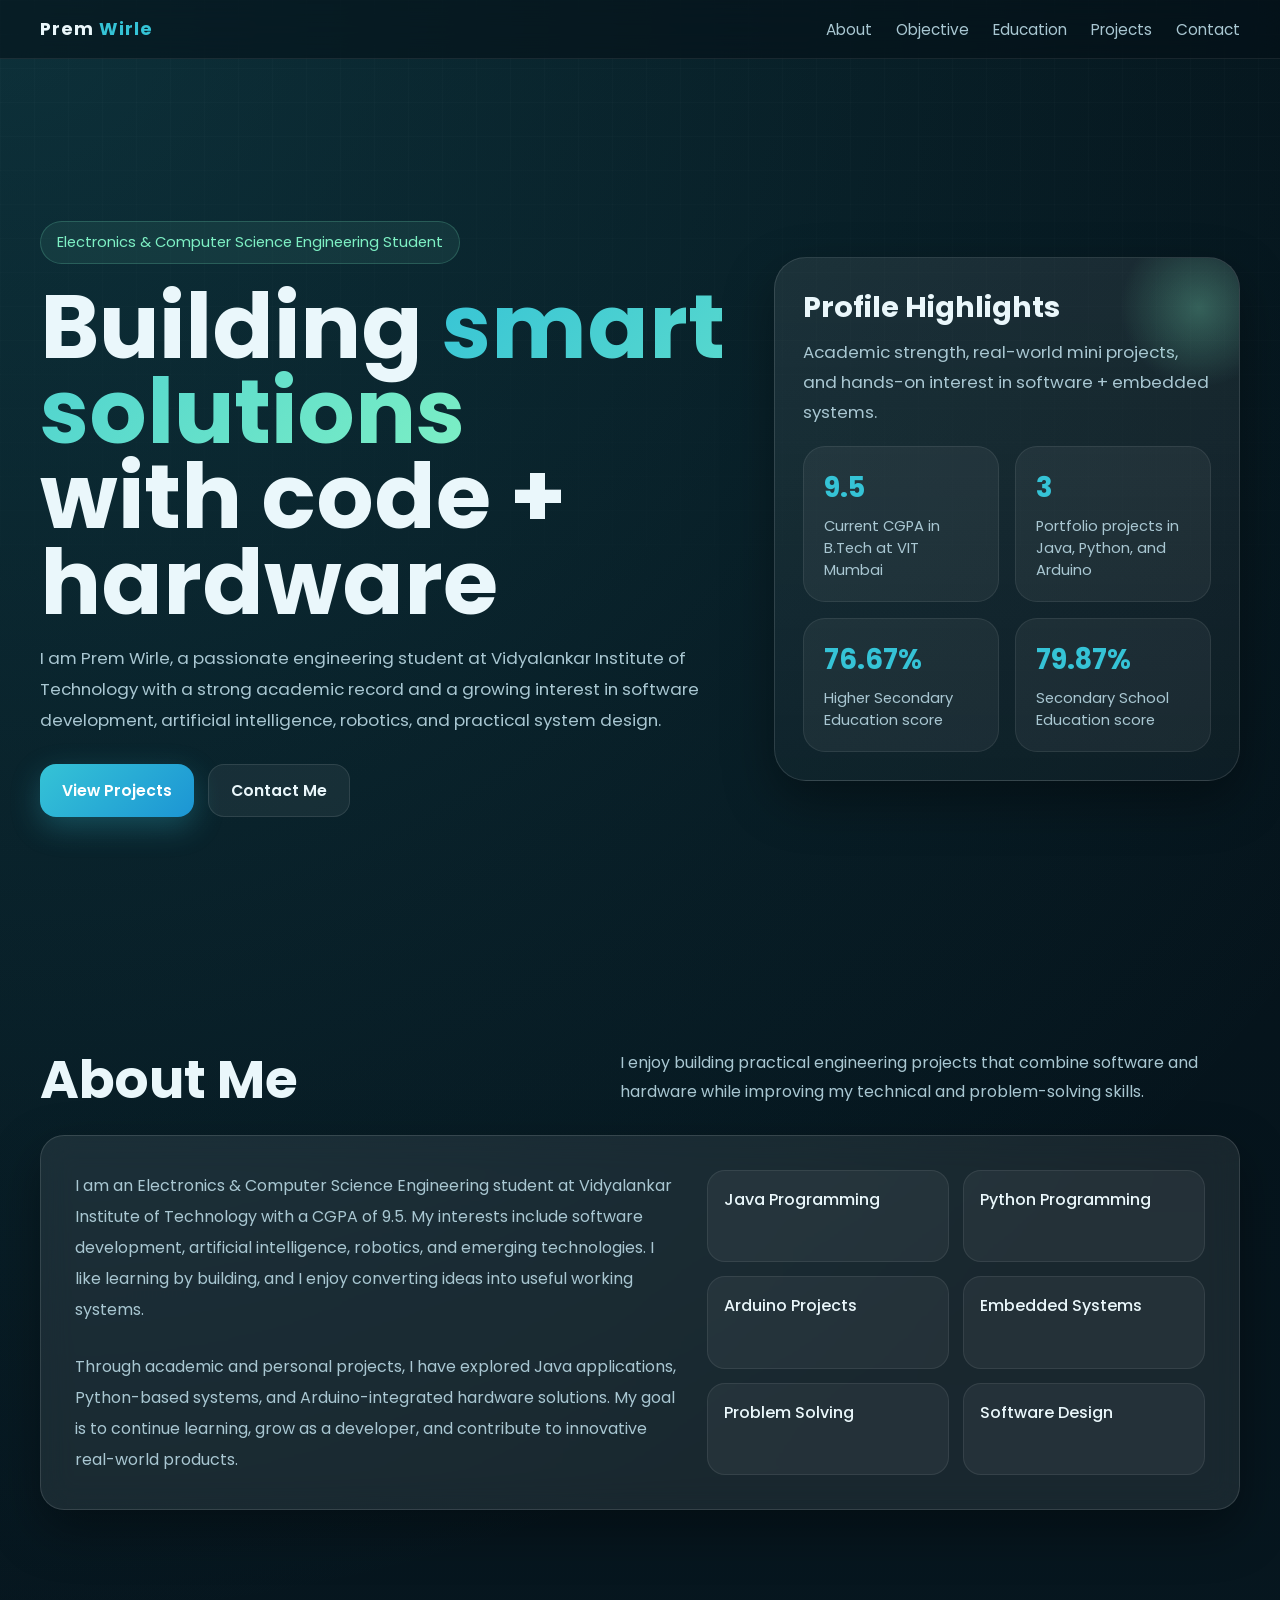
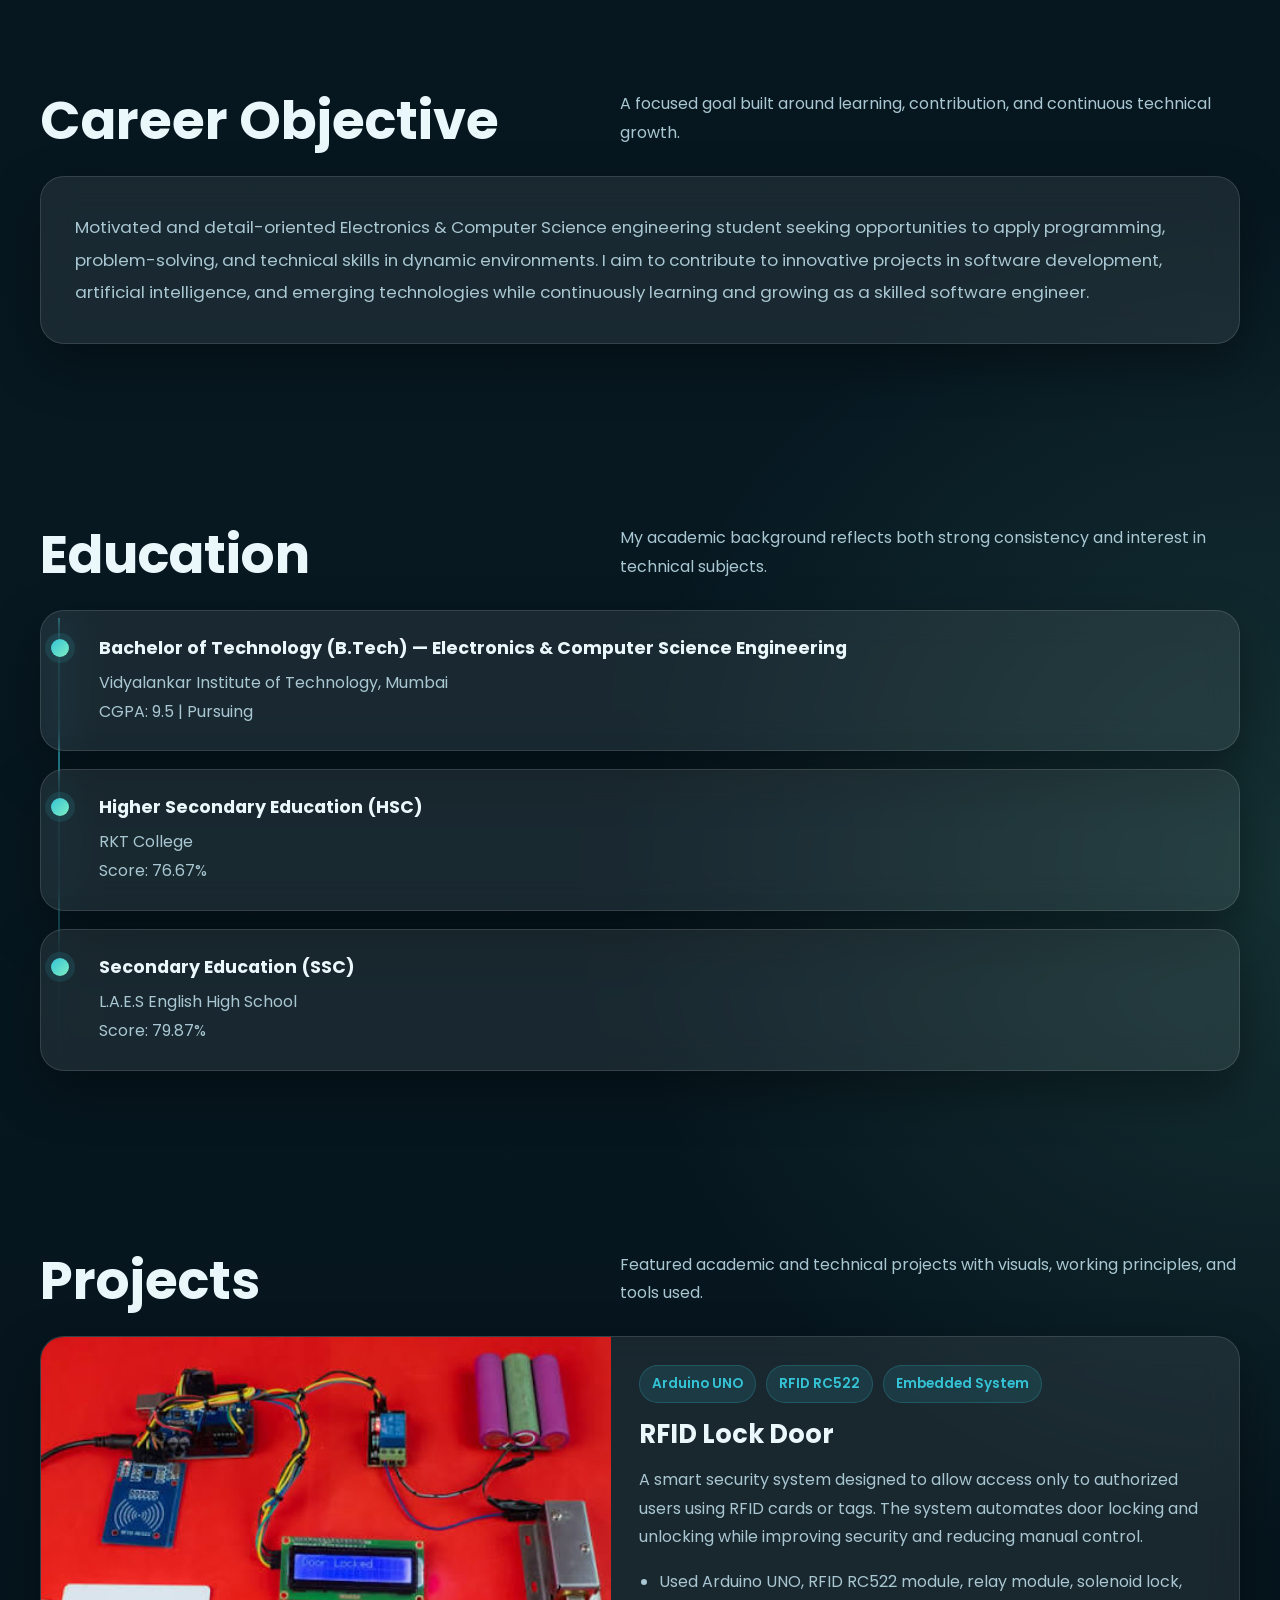
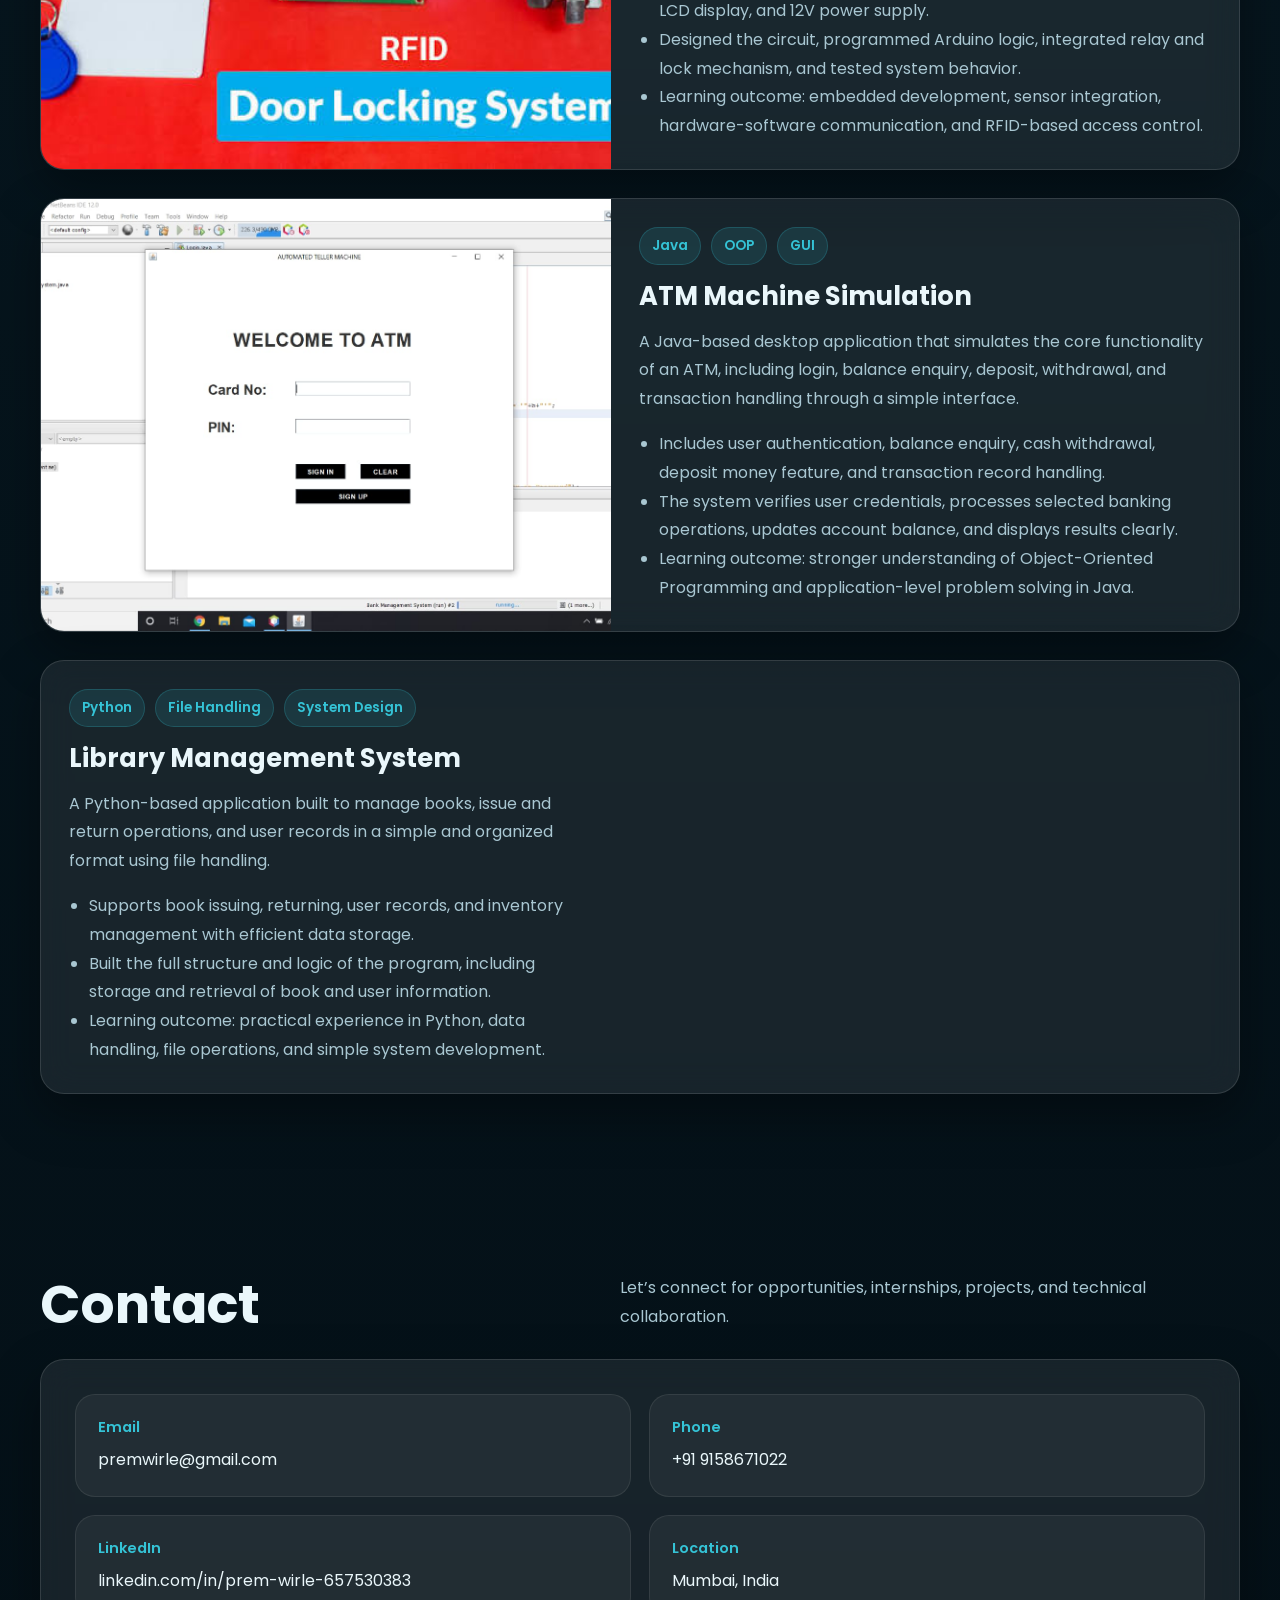
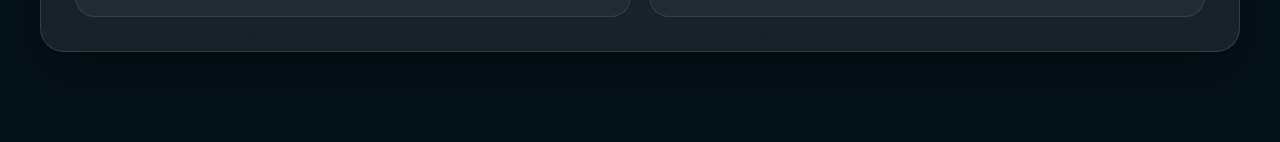
<file: index.html>
<!DOCTYPE html>
<html lang="en">
<head>
  <meta charset="UTF-8" />
  <meta name="viewport" content="width=device-width, initial-scale=1.0" />
  <title>Prem Wirle | Portfolio</title>
  <link rel="preconnect" href="https://fonts.googleapis.com">
  <link rel="preconnect" href="https://fonts.gstatic.com" crossorigin>
  <link href="https://fonts.googleapis.com/css2?family=Poppins:wght@300;400;500;600;700;800&display=swap" rel="stylesheet">
  <style>
    :root {
      --bg: #06141b;
      --bg-soft: #0b1f29;
      --card: rgba(255,255,255,0.08);
      --card-border: rgba(255,255,255,0.12);
      --text: #eaf7fb;
      --muted: #a9c7d2;
      --primary: #35c3d6;
      --secondary: #7ef0c4;
      --shadow: 0 20px 50px rgba(0,0,0,0.35);
      --radius: 24px;
      --max: 1200px;
    }

    * { box-sizing: border-box; margin: 0; padding: 0; }
    html { scroll-behavior: smooth; }
    body {
      font-family: 'Poppins', sans-serif;
      background:
        radial-gradient(circle at top left, rgba(53,195,214,0.18), transparent 32%),
        radial-gradient(circle at right, rgba(126,240,196,0.12), transparent 24%),
        linear-gradient(180deg, #041017 0%, #071821 42%, #041017 100%);
      color: var(--text);
      overflow-x: hidden;
    }

    body::before {
      content: "";
      position: fixed;
      inset: 0;
      background-image:
        linear-gradient(rgba(255,255,255,0.03) 1px, transparent 1px),
        linear-gradient(90deg, rgba(255,255,255,0.03) 1px, transparent 1px);
      background-size: 34px 34px;
      mask-image: linear-gradient(to bottom, rgba(0,0,0,0.55), transparent 92%);
      pointer-events: none;
      z-index: -1;
    }

    .container { width: min(var(--max), calc(100% - 32px)); margin: auto; }

    .navbar {
      position: sticky;
      top: 0;
      z-index: 999;
      backdrop-filter: blur(18px);
      background: rgba(4,16,23,0.55);
      border-bottom: 1px solid rgba(255,255,255,0.08);
    }

    .nav-wrap {
      display: flex;
      align-items: center;
      justify-content: space-between;
      padding: 16px 0;
    }

    .logo {
      font-size: 1.1rem;
      font-weight: 700;
      letter-spacing: 1px;
      color: var(--text);
    }

    .logo span { color: var(--primary); }

    .nav-links {
      display: flex;
      gap: 24px;
      flex-wrap: wrap;
    }

    .nav-links a {
      color: var(--muted);
      text-decoration: none;
      font-size: 0.96rem;
      transition: 0.3s;
    }

    .nav-links a:hover,
    .nav-links a.active { color: var(--primary); }

    .hero {
      min-height: 100vh;
      display: grid;
      align-items: center;
      padding: 60px 0 40px;
    }

    .hero-grid {
      display: grid;
      grid-template-columns: 1.2fr 0.8fr;
      gap: 34px;
      align-items: center;
    }

    .eyebrow {
      display: inline-flex;
      align-items: center;
      gap: 10px;
      padding: 10px 16px;
      border: 1px solid rgba(126,240,196,0.2);
      background: rgba(126,240,196,0.08);
      border-radius: 999px;
      color: var(--secondary);
      font-size: 0.92rem;
      margin-bottom: 20px;
    }

    .hero h1 {
      font-size: clamp(2.8rem, 7vw, 5.8rem);
      line-height: 0.95;
      margin-bottom: 18px;
    }

    .hero h1 .gradient {
      background: linear-gradient(135deg, var(--primary), var(--secondary));
      -webkit-background-clip: text;
      -webkit-text-fill-color: transparent;
      background-clip: text;
    }

    .hero p {
      color: var(--muted);
      font-size: 1.05rem;
      line-height: 1.85;
      max-width: 720px;
    }

    .hero-actions {
      display: flex;
      gap: 14px;
      flex-wrap: wrap;
      margin-top: 28px;
    }

    .btn {
      border: none;
      border-radius: 16px;
      padding: 14px 22px;
      font-size: 0.98rem;
      font-weight: 600;
      cursor: pointer;
      text-decoration: none;
      transition: transform 0.25s ease, box-shadow 0.25s ease, background 0.25s ease;
      display: inline-flex;
      align-items: center;
      justify-content: center;
      gap: 10px;
    }

    .btn-primary {
      background: linear-gradient(135deg, var(--primary), #1c95d4);
      color: white;
      box-shadow: 0 10px 30px rgba(53,195,214,0.28);
    }

    .btn-secondary {
      background: rgba(255,255,255,0.06);
      color: var(--text);
      border: 1px solid rgba(255,255,255,0.1);
    }

    .btn:hover { transform: translateY(-3px); }

    .hero-card {
      position: relative;
      background: linear-gradient(180deg, rgba(255,255,255,0.08), rgba(255,255,255,0.03));
      border: 1px solid var(--card-border);
      box-shadow: var(--shadow);
      border-radius: 32px;
      padding: 28px;
      overflow: hidden;
    }

    .hero-card::before {
      content: "";
      position: absolute;
      width: 160px;
      height: 160px;
      background: radial-gradient(circle, rgba(126,240,196,0.28), transparent 70%);
      top: -30px;
      right: -40px;
    }

    .stat-grid {
      display: grid;
      grid-template-columns: repeat(2, 1fr);
      gap: 16px;
      margin-top: 18px;
    }

    .stat {
      background: rgba(255,255,255,0.05);
      border: 1px solid rgba(255,255,255,0.08);
      border-radius: 22px;
      padding: 20px;
    }

    .stat h3 {
      font-size: 1.7rem;
      color: var(--primary);
      margin-bottom: 6px;
    }

    .stat p {
      font-size: 0.92rem;
      color: var(--muted);
      line-height: 1.5;
    }

    .section {
      padding: 90px 0;
    }

    .section-title {
      margin-bottom: 28px;
      display: flex;
      align-items: end;
      justify-content: space-between;
      gap: 16px;
      flex-wrap: wrap;
    }

    .section-title h2 {
      font-size: clamp(2rem, 5vw, 3.3rem);
      line-height: 1;
    }

    .section-title p {
      color: var(--muted);
      max-width: 620px;
      line-height: 1.8;
    }

    .glass {
      background: var(--card);
      border: 1px solid var(--card-border);
      border-radius: var(--radius);
      box-shadow: var(--shadow);
      backdrop-filter: blur(16px);
    }

    .about-card {
      padding: 34px;
      display: grid;
      grid-template-columns: 1.1fr 0.9fr;
      gap: 24px;
    }

    .about-card p {
      color: var(--muted);
      line-height: 1.95;
      font-size: 1rem;
    }

    .skill-list {
      display: grid;
      grid-template-columns: repeat(2, 1fr);
      gap: 14px;
    }

    .skill {
      padding: 16px;
      border-radius: 18px;
      background: rgba(255,255,255,0.05);
      border: 1px solid rgba(255,255,255,0.08);
      color: var(--text);
      font-weight: 500;
    }

    .objective {
      padding: 34px;
    }

    .objective p {
      color: var(--muted);
      line-height: 1.95;
      font-size: 1.05rem;
    }

    .timeline {
      display: grid;
      gap: 18px;
      position: relative;
    }

    .timeline::before {
      content: "";
      position: absolute;
      left: 18px;
      top: 8px;
      bottom: 8px;
      width: 2px;
      background: linear-gradient(var(--primary), transparent);
    }

    .timeline-item {
      position: relative;
      padding: 24px 24px 24px 58px;
    }

    .timeline-item::before {
      content: "";
      position: absolute;
      left: 10px;
      top: 28px;
      width: 18px;
      height: 18px;
      background: linear-gradient(135deg, var(--primary), var(--secondary));
      border-radius: 50%;
      box-shadow: 0 0 0 6px rgba(53,195,214,0.12);
    }

    .timeline-item h3 {
      margin-bottom: 8px;
      font-size: 1.1rem;
    }

    .timeline-item p {
      color: var(--muted);
      line-height: 1.8;
    }

    .projects-grid {
      display: grid;
      gap: 28px;
    }

    .project-card {
      overflow: hidden;
      display: grid;
      grid-template-columns: 1fr 1.1fr;
      min-height: 360px;
    }

    .project-media {
      position: relative;
      min-height: 100%;
      background: #09161d;
    }

    .project-media img {
      width: 100%;
      height: 100%;
      object-fit: cover;
      display: block;
      transition: transform 0.5s ease;
    }

    .project-card:hover .project-media img {
      transform: scale(1.05);
    }

    .project-content {
      padding: 28px;
      display: flex;
      flex-direction: column;
      justify-content: center;
      gap: 16px;
    }

    .tag-row {
      display: flex;
      flex-wrap: wrap;
      gap: 10px;
    }

    .tag {
      padding: 8px 12px;
      background: rgba(53,195,214,0.12);
      border: 1px solid rgba(53,195,214,0.22);
      border-radius: 999px;
      color: var(--primary);
      font-size: 0.85rem;
      font-weight: 600;
    }

    .project-content h3 {
      font-size: 1.6rem;
      line-height: 1.2;
    }

    .project-content p,
    .project-content li {
      color: var(--muted);
      line-height: 1.8;
    }

    .project-content ul {
      padding-left: 20px;
    }

    .contact-card {
      padding: 34px;
      display: grid;
      grid-template-columns: repeat(2, 1fr);
      gap: 18px;
    }

    .contact-item {
      padding: 22px;
      border-radius: 20px;
      background: rgba(255,255,255,0.05);
      border: 1px solid rgba(255,255,255,0.08);
    }

    .contact-item span {
      display: block;
      color: var(--primary);
      font-size: 0.9rem;
      margin-bottom: 8px;
      font-weight: 600;
    }

    .contact-item a,
    .contact-item p {
      color: var(--text);
      text-decoration: none;
      line-height: 1.7;
      word-break: break-word;
    }

    footer {
      padding: 28px 0 44px;
      color: var(--muted);
      text-align: center;
      font-size: 0.95rem;
    }

    .reveal {
      opacity: 0;
      transform: translateY(30px);
      transition: all 0.8s ease;
    }

    .reveal.visible {
      opacity: 1;
      transform: translateY(0);
    }

    @media (max-width: 980px) {
      .hero-grid,
      .about-card,
      .project-card,
      .contact-card {
        grid-template-columns: 1fr;
      }

      .hero {
        min-height: auto;
        padding-top: 50px;
      }

      .project-media {
        min-height: 280px;
      }
    }

    @media (max-width: 640px) {
      .nav-wrap {
        flex-direction: column;
        gap: 14px;
      }

      .nav-links {
        justify-content: center;
        gap: 14px;
      }

      .section {
        padding: 72px 0;
      }

      .about-card,
      .objective,
      .project-content,
      .contact-card,
      .timeline-item,
      .hero-card {
        padding: 22px;
      }

      .skill-list,
      .stat-grid,
      .contact-card {
        grid-template-columns: 1fr;
      }
    }
  </style>
</head>
<body>
  <nav class="navbar">
    <div class="container nav-wrap">
      <div class="logo">Prem <span>Wirle</span></div>
      <div class="nav-links">
        <a href="#about">About</a>
        <a href="#objective">Objective</a>
        <a href="#education">Education</a>
        <a href="#projects">Projects</a>
        <a href="#contact">Contact</a>
      </div>
    </div>
  </nav>

  <header class="hero">
    <div class="container hero-grid">
      <div class="reveal">
        <div class="eyebrow">Electronics & Computer Science Engineering Student</div>
        <h1>Building <span class="gradient">smart solutions</span><br>with code + hardware</h1>
        <p>
          I am Prem Wirle, a passionate engineering student at Vidyalankar Institute of Technology with a strong academic record and a growing interest in software development, artificial intelligence, robotics, and practical system design.
        </p>
        <div class="hero-actions">
          <a class="btn btn-primary" href="#projects">View Projects</a>
          <a class="btn btn-secondary" href="#contact">Contact Me</a>
        </div>
      </div>

      <div class="hero-card reveal">
        <h2 style="font-size: 1.8rem; margin-bottom: 8px;">Profile Highlights</h2>
        <p style="color: var(--muted); line-height: 1.8; margin-bottom: 14px;">
          Academic strength, real-world mini projects, and hands-on interest in software + embedded systems.
        </p>
        <div class="stat-grid">
          <div class="stat">
            <h3>9.5</h3>
            <p>Current CGPA in B.Tech at VIT Mumbai</p>
          </div>
          <div class="stat">
            <h3>3</h3>
            <p>Portfolio projects in Java, Python, and Arduino</p>
          </div>
          <div class="stat">
            <h3>76.67%</h3>
            <p>Higher Secondary Education score</p>
          </div>
          <div class="stat">
            <h3>79.87%</h3>
            <p>Secondary School Education score</p>
          </div>
        </div>
      </div>
    </div>
  </header>

  <section class="section" id="about">
    <div class="container">
      <div class="section-title reveal">
        <h2>About Me</h2>
        <p>I enjoy building practical engineering projects that combine software and hardware while improving my technical and problem-solving skills.</p>
      </div>

      <div class="about-card glass reveal">
        <div>
          <p>
            I am an Electronics & Computer Science Engineering student at Vidyalankar Institute of Technology with a CGPA of 9.5. My interests include software development, artificial intelligence, robotics, and emerging technologies. I like learning by building, and I enjoy converting ideas into useful working systems.
          </p>
          <br>
          <p>
            Through academic and personal projects, I have explored Java applications, Python-based systems, and Arduino-integrated hardware solutions. My goal is to continue learning, grow as a developer, and contribute to innovative real-world products.
          </p>
        </div>

        <div class="skill-list">
          <div class="skill">Java Programming</div>
          <div class="skill">Python Programming</div>
          <div class="skill">Arduino Projects</div>
          <div class="skill">Embedded Systems</div>
          <div class="skill">Problem Solving</div>
          <div class="skill">Software Design</div>
        </div>
      </div>
    </div>
  </section>

  <section class="section" id="objective">
    <div class="container">
      <div class="section-title reveal">
        <h2>Career Objective</h2>
        <p>A focused goal built around learning, contribution, and continuous technical growth.</p>
      </div>

      <div class="objective glass reveal">
        <p>
          Motivated and detail-oriented Electronics & Computer Science engineering student seeking opportunities to apply programming, problem-solving, and technical skills in dynamic environments. I aim to contribute to innovative projects in software development, artificial intelligence, and emerging technologies while continuously learning and growing as a skilled software engineer.
        </p>
      </div>
    </div>
  </section>

  <section class="section" id="education">
    <div class="container">
      <div class="section-title reveal">
        <h2>Education</h2>
        <p>My academic background reflects both strong consistency and interest in technical subjects.</p>
      </div>

      <div class="timeline reveal">
        <div class="timeline-item glass">
          <h3>Bachelor of Technology (B.Tech) — Electronics & Computer Science Engineering</h3>
          <p>Vidyalankar Institute of Technology, Mumbai</p>
          <p>CGPA: 9.5 | Pursuing</p>
        </div>
        <div class="timeline-item glass">
          <h3>Higher Secondary Education (HSC)</h3>
          <p>RKT College</p>
          <p>Score: 76.67%</p>
        </div>
        <div class="timeline-item glass">
          <h3>Secondary Education (SSC)</h3>
          <p>L.A.E.S English High School</p>
          <p>Score: 79.87%</p>
        </div>
      </div>
    </div>
  </section>

  <section class="section" id="projects">
    <div class="container">
      <div class="section-title reveal">
        <h2>Projects</h2>
        <p>Featured academic and technical projects with visuals, working principles, and tools used.</p>
      </div>

      <div class="projects-grid">
        <article class="project-card glass reveal">
          <div class="project-media">
            <img src="Rfid.jpeg" alt="RFID Lock Door project" />
          </div>
          <div class="project-content">
            <div class="tag-row">
              <span class="tag">Arduino UNO</span>
              <span class="tag">RFID RC522</span>
              <span class="tag">Embedded System</span>
            </div>
            <h3>RFID Lock Door</h3>
            <p>
              A smart security system designed to allow access only to authorized users using RFID cards or tags. The system automates door locking and unlocking while improving security and reducing manual control.
            </p>
            <ul>
              <li>Used Arduino UNO, RFID RC522 module, relay module, solenoid lock, LCD display, and 12V power supply.</li>
              <li>Designed the circuit, programmed Arduino logic, integrated relay and lock mechanism, and tested system behavior.</li>
              <li>Learning outcome: embedded development, sensor integration, hardware-software communication, and RFID-based access control.</li>
            </ul>
          </div>
        </article>

        <article class="project-card glass reveal">
          <div class="project-media">
            <img src="Simulation.jpeg" alt="ATM Machine Simulation project" />
          </div>
          <div class="project-content">
            <div class="tag-row">
              <span class="tag">Java</span>
              <span class="tag">OOP</span>
              <span class="tag">GUI</span>
            </div>
            <h3>ATM Machine Simulation</h3>
            <p>
              A Java-based desktop application that simulates the core functionality of an ATM, including login, balance enquiry, deposit, withdrawal, and transaction handling through a simple interface.
            </p>
            <ul>
              <li>Includes user authentication, balance enquiry, cash withdrawal, deposit money feature, and transaction record handling.</li>
              <li>The system verifies user credentials, processes selected banking operations, updates account balance, and displays results clearly.</li>
              <li>Learning outcome: stronger understanding of Object-Oriented Programming and application-level problem solving in Java.</li>
            </ul>
          </div>
        </article>

        <article class="project-card glass reveal">
          <div class="project-content">
            <div class="tag-row">
              <span class="tag">Python</span>
              <span class="tag">File Handling</span>
              <span class="tag">System Design</span>
            </div>
            <h3>Library Management System</h3>
            <p>
              A Python-based application built to manage books, issue and return operations, and user records in a simple and organized format using file handling.
            </p>
            <ul>
              <li>Supports book issuing, returning, user records, and inventory management with efficient data storage.</li>
              <li>Built the full structure and logic of the program, including storage and retrieval of book and user information.</li>
              <li>Learning outcome: practical experience in Python, data handling, file operations, and simple system development.</li>
            </ul>
          </div>
        </article>
      </div>
    </div>
  </section>

  <section class="section" id="contact">
    <div class="container">
      <div class="section-title reveal">
        <h2>Contact</h2>
        <p>Let’s connect for opportunities, internships, projects, and technical collaboration.</p>
      </div>

      <div class="contact-card glass reveal">
        <div class="contact-item">
          <span>Email</span>
          <a href="mailto:premwirle@gmail.com">premwirle@gmail.com</a>
        </div>
        <div class="contact-item">
          <span>Phone</span>
          <a href="tel:+919158671022">+91 9158671022</a>
        </div>
        <div class="contact-item">
          <span>LinkedIn</span>
          <a href="https://www.linkedin.com/in/prem-wirle-657530383" target="_blank">linkedin.com/in/prem-wirle-657530383</a>
        </div>
        <div class="contact-item">
          <span>Location</span>
          <p>Mumbai, India</p>
        </div>
      </div>
    </div>
  </section>

  <script>
    const observer = new IntersectionObserver((entries) => {
      entries.forEach(entry => {
        if (entry.isIntersecting) {
          entry.target.classList.add('visible');
        }
      });
    }, { threshold: 0.15 });

    document.querySelectorAll('.reveal').forEach(el => observer.observe(el));

    const links = document.querySelectorAll('.nav-links a');
    const sections = document.querySelectorAll('section');

    window.addEventListener('scroll', () => {
      let current = '';
      sections.forEach(section => {
        const top = window.scrollY;
        const offset = section.offsetTop - 150;
        const height = section.offsetHeight;
        if (top >= offset && top < offset + height) {
          current = section.getAttribute('id');
        }
      });

      links.forEach(link => {
        link.classList.remove('active');
        if (link.getAttribute('href') === `#${current}`) {
          link.classList.add('active');
        }
      });
    });
  </script>
</body>
</html>
</file>
